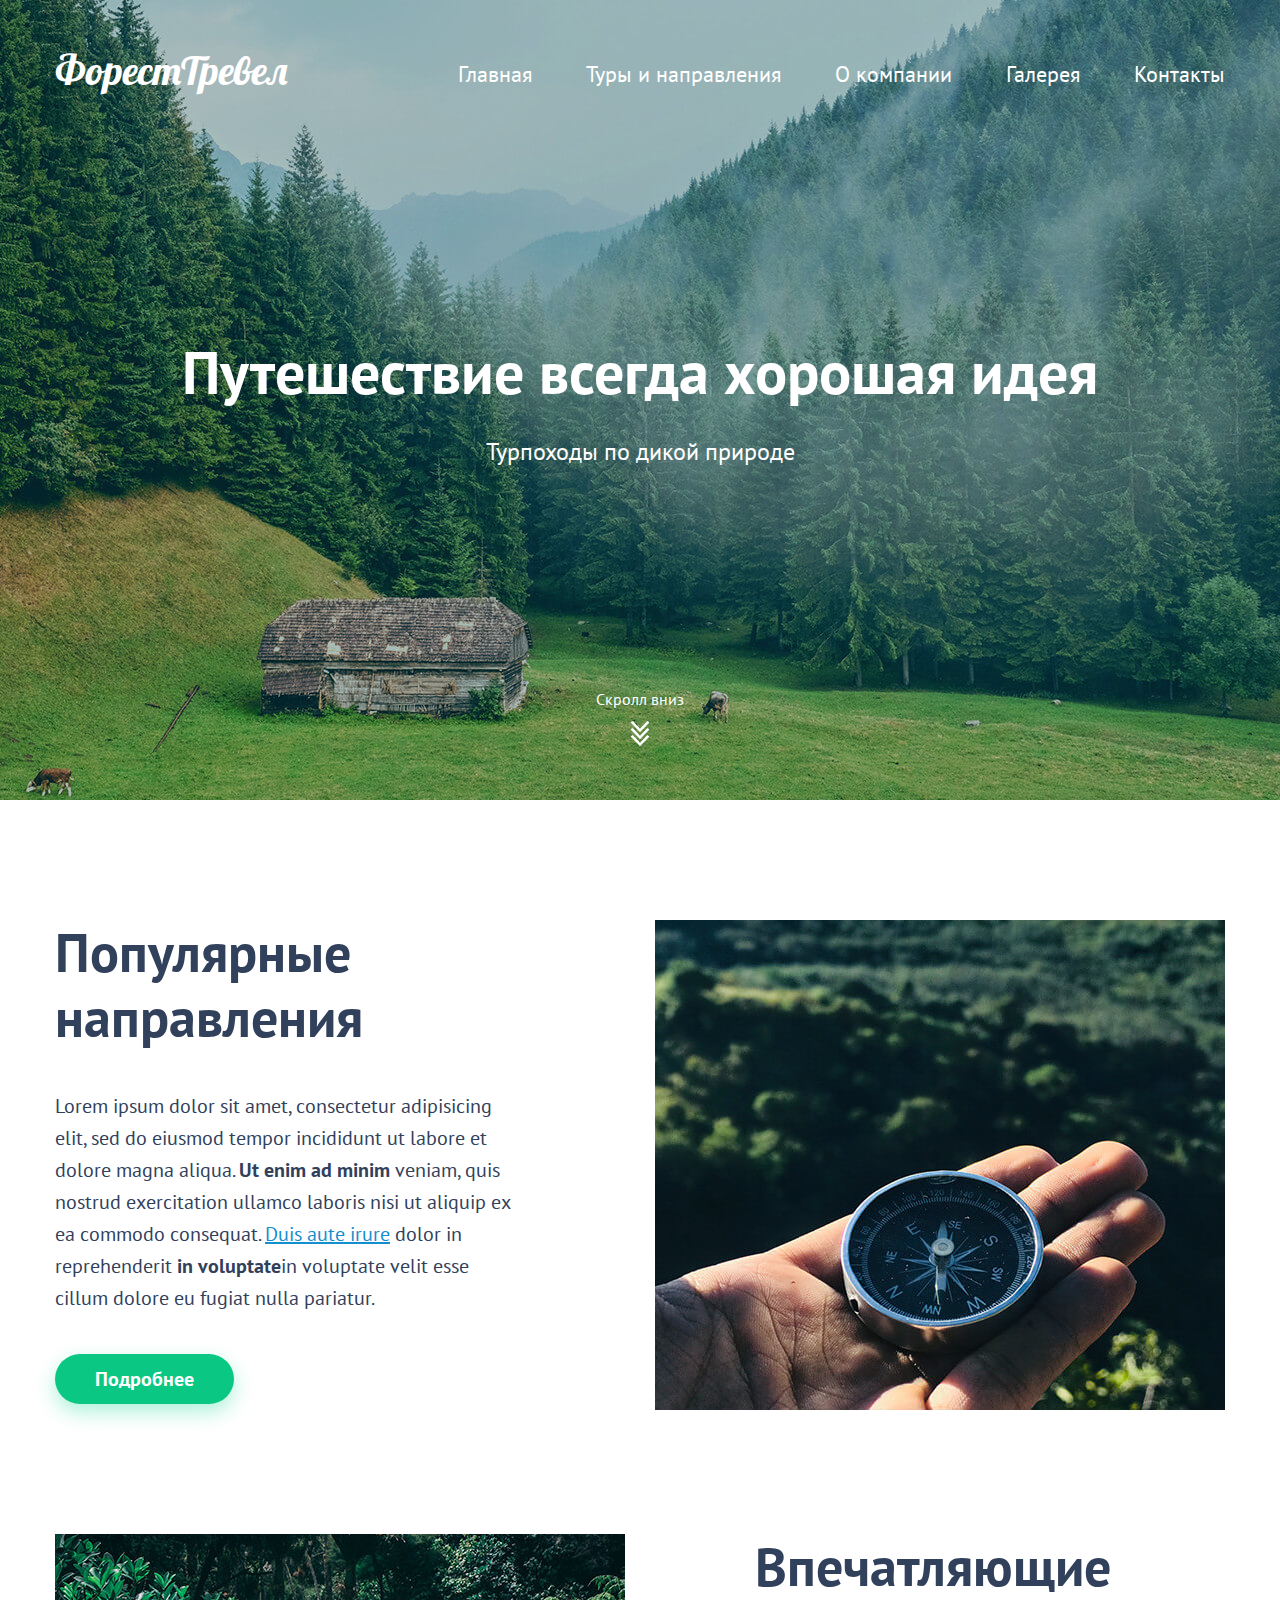
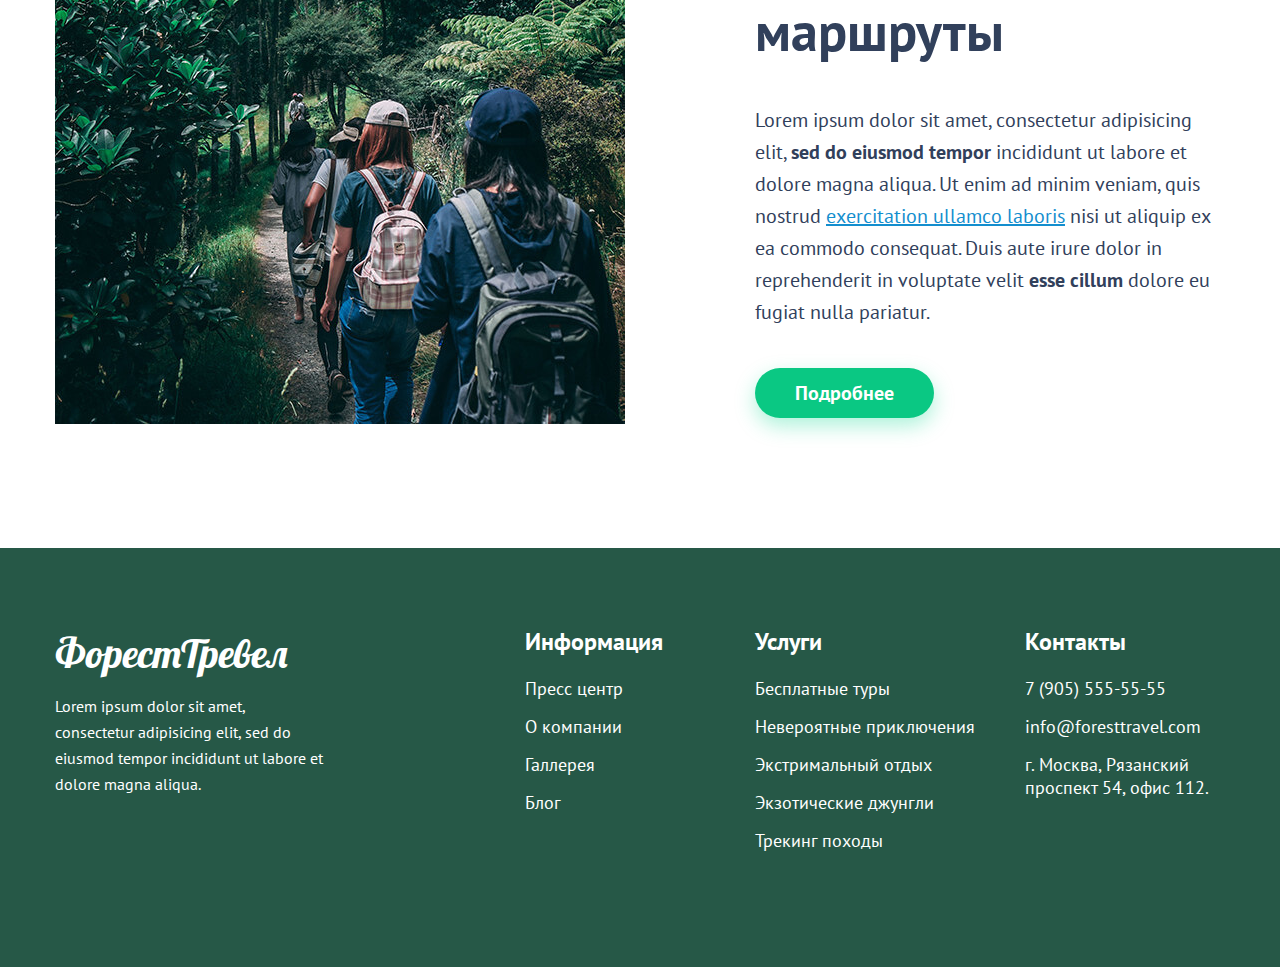
<file: docs/index.html>
<!DOCTYPE html>
<html lang="ru">
<head>
    <meta charset="UTF-8">
    <meta name="viewport" content="width=device-width, initial-scale=1.0">
    <meta http-equiv="X-UA-Compatible" content="ie=edge">
    <link rel="stylesheet" href="css/main.css">
    <link href="https://fonts.googleapis.com/css?family=Lobster|PT+Sans:400,400i,700,700i&display=swap&subset=cyrillic-ext" rel="stylesheet">
    <title>Форест тревел - Турпоходы по дикой природе</title>
</head>
<body>
	<!-- header -->
	<header class="header">
		<div class="container">
			<div class="logo"><a href="" class="logo-link">ФорестТревел</a></div>
			<nav class="navigation">
				<a href="index.html" class="navigation-link">Главная</a>
				<a href="tours.html" class="navigation-link">Туры и направления</a>
				<a href="#" class="navigation-link">О компании</a>
				<a href="#" class="navigation-link">Галерея</a>
				<a href="contacts.html" class="navigation-link">Контакты</a>
			</nav>
			<div class="header-content">
				<h2 class="header-title">Путешествие всегда хорошая идея</h2 class="title">
				<h3 class="header-subtitle">Турпоходы по дикой природе</h3>
			</div>
			<div class="header-scroll">
				<div class="header-scroll-text">Скролл вниз</div>
				<img src="./img/arrow-down.png" alt="Scroll icon">
			</div>
		</div>
	</header>
	<!-- //header -->
	 
	<!-- section-content -->
	<section class="section-content">
		<div class="container">
			<!-- content-row -->
			<div class="content-row">
				<div class="content-description float-left">
					<h3 class="content-title">Популярные направления</h3>
					<div class="content-text">
						<p>Lorem ipsum dolor sit amet, consectetur adipisicing elit, sed do eiusmod tempor incididunt ut labore et dolore magna aliqua. <strong>Ut enim ad minim</strong> veniam, quis nostrud exercitation ullamco laboris nisi ut aliquip ex ea commodo consequat. <a href="#">Duis aute irure</a> dolor in reprehenderit <strong>in voluptate</strong>in voluptate velit esse cillum dolore eu fugiat nulla pariatur. </p>
					</div>	
					<a href="#" class="button">Подробнее</a> 
				</div>
				<div class="content-img float-right">
					<img src="./img/img-01.jpg" alt="">
				</div>
			</div>
			<!-- //content-row -->
			<!-- content-row -->
			<div class="content-row">
				<div class="content-img float-left">
					<img src="./img/img-02.jpg" alt="">
				</div>
				<div class="content-description float-right">
					<h3 class="content-title">Впечатляющие маршруты</h3>
					<div class="content-text">
						<p>Lorem ipsum dolor sit amet, consectetur adipisicing elit, <strong>sed do eiusmod tempor</strong> incididunt ut labore et dolore magna aliqua. Ut enim ad minim veniam, quis nostrud <a href="#">exercitation ullamco laboris</a> nisi ut aliquip ex ea commodo consequat. Duis aute irure dolor in reprehenderit in voluptate velit <strong>esse cillum</strong> dolore eu fugiat nulla pariatur.</p>
					</div>
				    <a href="#" class="button">Подробнее</a> 	
				</div>
			</div>
			<!-- //content-row -->
		</div>
	</section>
	<!-- //section-content -->

	<!-- footer -->
	<footer class="footer">
		<div class="container">
			<!-- footer-left -->
			<div class="footer-left">
				<div class="footer-logo">ФорестТревел</div>	
				<div class="footer-about">				
					Lorem ipsum dolor sit amet, consectetur adipisicing elit, sed do eiusmod tempor incididunt ut labore et dolore magna aliqua.
				</div>
			</div>
			<!-- //footer-left -->
			<!-- footer-right -->
			<div class="footer-right">
				<div class="footer-col footer-col-info">
					<div class="foter-title">Информация</div>
					<ul class="footer-list">
						<li class="footer-list-item">
							<a href="#" class="footer-list-link">Пресс центр</a>
						</li>
						<li class="footer-list-item">
							<a href="#" class="footer-list-link">О компании</a>
						</li>
						<li class="footer-list-item">
							<a href="#" class="footer-list-link">Галлерея</a>
						</li>
						<li class="footer-list-item">
							<a href="#" class="footer-list-link">Блог</a>
						</li>
					</ul>
				</div>
				<div class="footer-col footer-col-services">
					<div class="foter-title">Услуги</div>
					<ul class="footer-list">
						<li class="footer-list-item">
							<a href="#" class="footer-list-link">Бесплатные туры</a></li>
						<li class="footer-list-item">
							<a href="#" class="footer-list-link">Невероятные приключения</a>
						</li>
						<li class="footer-list-item">
							<a href="#" class="footer-list-link">Экстримальный отдых</a>
						</li>
						<li class="footer-list-item">
							<a href="#" class="footer-list-link">Экзотические джунгли</a>
						</li>
						<li class="footer-list-item">
							<a href="#" class="footer-list-link">Трекинг походы</a>
						</li>
					</ul>
				</div>
				<div class="footer-col footer-col-contact">
					<div class="foter-title">Контакты</div>
					<p>7 (905) 555-55-55</p>
					<p>info@foresttravel.com</p>
					<p>г. Москва, Рязанский проспект 54, офис 112.</p>
				</div>
			</div>
			<!-- //footer-right -->
		</div>
	</footer>
	<!-- //footer -->
</body>
</html>
</file>
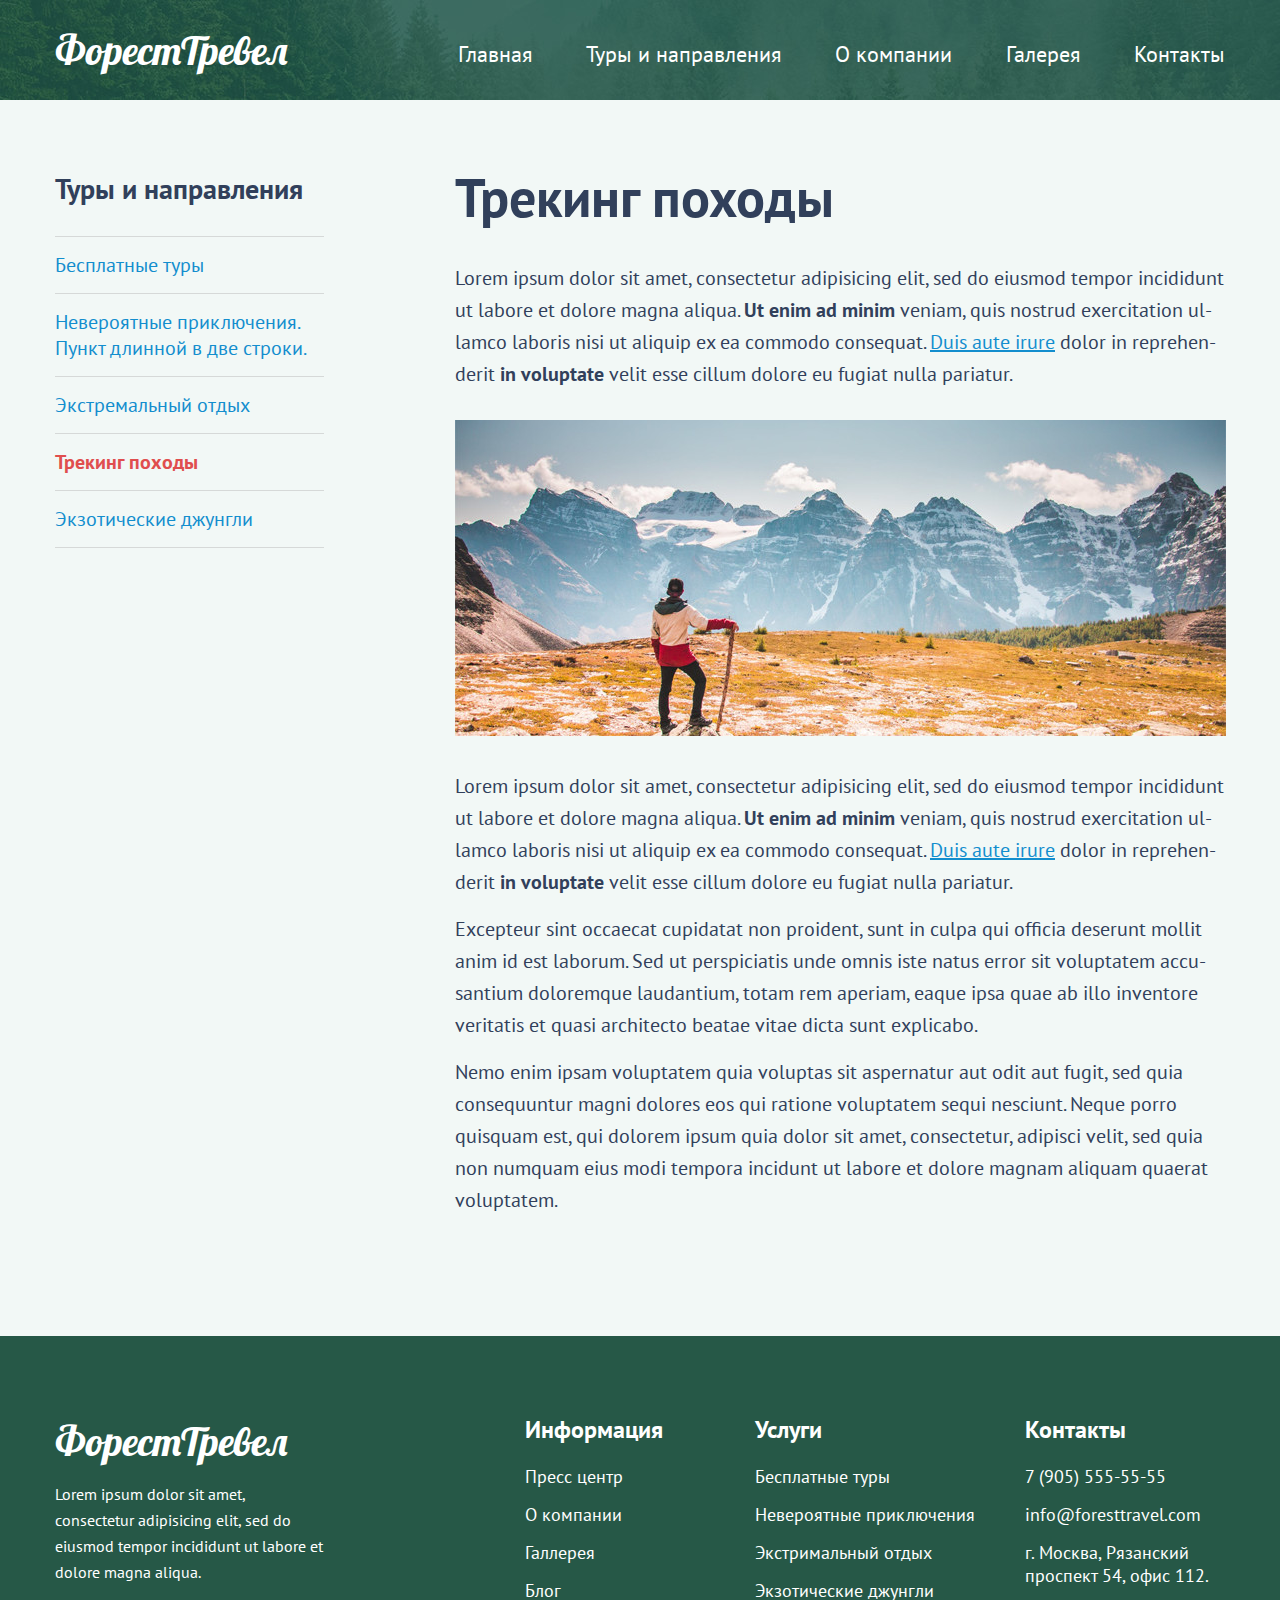
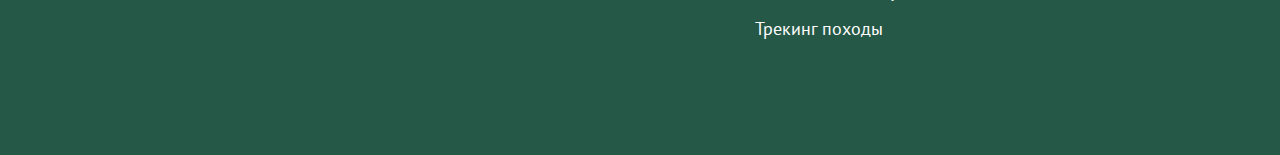
<file: docs/article.html>
<!DOCTYPE html>
<html lang="en">
<head>
    <meta charset="UTF-8">
    <meta name="viewport" content="width=device-width, initial-scale=1.0">
    <meta http-equiv="X-UA-Compatible" content="ie=edge">
    <link rel="stylesheet" href="css/main.css">
    <link href="https://fonts.googleapis.com/css?family=Lobster|PT+Sans:400,400i,700,700i&display=swap&subset=cyrillic-ext" rel="stylesheet">
    <title>Форест тревел - Турпоходы по дикой природе</title>
</head>
<body class="bg-inner">

	<!-- header-inner -->
	<header class="header-inner">
		<div class="container">
			<div class="logo"><a href="index.html" class="logo-link">ФорестТревел</a></div>
			<nav class="navigation">
				<a href="index.html" class="navigation-link">Главная</a>
				<a href="tours.html" class="navigation-link">Туры и направления</a>
				<a href="#" class="navigation-link">О компании</a>
				<a href="#" class="navigation-link">Галерея</a>
				<a href="contacts.html" class="navigation-link">Контакты</a>
			</nav>
		</div>
	</header>
	<!-- //header-inner -->

	<!-- section-content-inner -->
	<section class="section-content-inner">
		<div class="container">
			<!-- row -->
			<div class="row">
				<nav class="nav-wrapper float-left">
					<h3 class="nav-title">Туры и направления</h3>
					<ul class="nav">
						<li class="nav-item"><a class="nav-link" href="#">Бесплатные туры</a></li>
						<li class="nav-item"><a class="nav-link" href="#">Невероятные приключения. Пункт длинной в две строки.</a></li>
						<li class="nav-item"><a class="nav-link" href="#">Экстремальный отдых</a></li>
						<li class="nav-item"><a class="nav-link nav-link-active" href="#">Трекинг походы</a></li>
						<li class="nav-item"><a class="nav-link" href="#">Экзотические джунгли</a></li>
					</ul>
				</nav>

				<div class="article-wrapper float-right">
					<h1 class="article-title">Трекинг походы</h1>
					<div class="article-content">

						<p>Lorem ipsum dolor sit amet, consectetur adipisicing elit, sed do eiusmod tempor incididunt ut labore et dolore magna aliqua. <strong>Ut enim ad minim</strong> veniam, quis nostrud exercitation ullamco laboris nisi ut aliquip ex ea commodo consequat. <a href="#">Duis aute irure</a> dolor in reprehenderit <strong>in voluptate</strong> velit esse cillum dolore eu fugiat nulla pariatur. </p>
					
						<div class="article-image"><img src="./img/article-img.jpg" alt="Трекинг походы"></div>

						<p>Lorem ipsum dolor sit amet, consectetur adipisicing elit, sed do eiusmod tempor incididunt ut labore et dolore magna aliqua. <strong>Ut enim ad minim</strong> veniam, quis nostrud exercitation ullamco laboris nisi ut aliquip ex ea commodo consequat. <a href="#">Duis aute irure</a> dolor in reprehenderit <strong>in voluptate</strong> velit esse cillum dolore eu fugiat nulla pariatur. </p>

						<p>Excepteur sint occaecat cupidatat non proident, sunt in culpa qui officia deserunt mollit anim id est laborum. Sed ut perspiciatis unde omnis iste natus error sit voluptatem accusantium doloremque laudantium, totam rem aperiam, eaque ipsa quae ab illo inventore veritatis et quasi architecto beatae vitae dicta sunt explicabo. </p>

						<p>Nemo enim ipsam voluptatem quia voluptas sit aspernatur aut odit aut fugit, sed quia consequuntur magni dolores eos qui ratione voluptatem sequi nesciunt. Neque porro quisquam est, qui dolorem ipsum quia dolor sit amet, consectetur, adipisci velit, sed quia non numquam eius modi tempora incidunt ut labore et dolore magnam aliquam quaerat voluptatem.</p>

					</div>				 
				</div>
			</div>
			<!-- //row -->
		</div>
	</section>
	<!-- //section-content-inner -->

	<!-- footer -->
	<footer class="footer">
		<div class="container">
			<!-- footer-left -->
			<div class="footer-left">
				<div class="footer-logo">ФорестТревел</div>	
				<div class="footer-about">				
					Lorem ipsum dolor sit amet, consectetur adipisicing elit, sed do eiusmod tempor incididunt ut labore et dolore magna aliqua.
				</div>
			</div>
			<!-- //footer-left -->
			<!-- footer-right -->
			<div class="footer-right">
				<div class="footer-col footer-col-info">
					<div class="foter-title">Информация</div>
					<ul class="footer-list">
						<li class="footer-list-item">
							<a href="#" class="footer-list-link">Пресс центр</a>
						</li>
						<li class="footer-list-item">
							<a href="#" class="footer-list-link">О компании</a>
						</li>
						<li class="footer-list-item">
							<a href="#" class="footer-list-link">Галлерея</a>
						</li>
						<li class="footer-list-item">
							<a href="#" class="footer-list-link">Блог</a>
						</li>
					</ul>
				</div>
				<div class="footer-col footer-col-services">
					<div class="foter-title">Услуги</div>
					<ul class="footer-list">
						<li class="footer-list-item">
							<a href="#" class="footer-list-link">Бесплатные туры</a></li>
						<li class="footer-list-item">
							<a href="#" class="footer-list-link">Невероятные приключения</a>
						</li>
						<li class="footer-list-item">
							<a href="#" class="footer-list-link">Экстримальный отдых</a>
						</li>
						<li class="footer-list-item">
							<a href="#" class="footer-list-link">Экзотические джунгли</a>
						</li>
						<li class="footer-list-item">
							<a href="#" class="footer-list-link">Трекинг походы</a>
						</li>
					</ul>
				</div>
				<div class="footer-col footer-col-contact">
					<div class="foter-title">Контакты</div>
					<p>7 (905) 555-55-55</p>
					<p>info@foresttravel.com</p>
					<p>г. Москва, Рязанский проспект 54, офис 112.</p>
				</div>
			</div>
			<!-- //footer-right -->
		</div>
	</footer>
	<!-- //footer -->
</body>
</html>
</file>
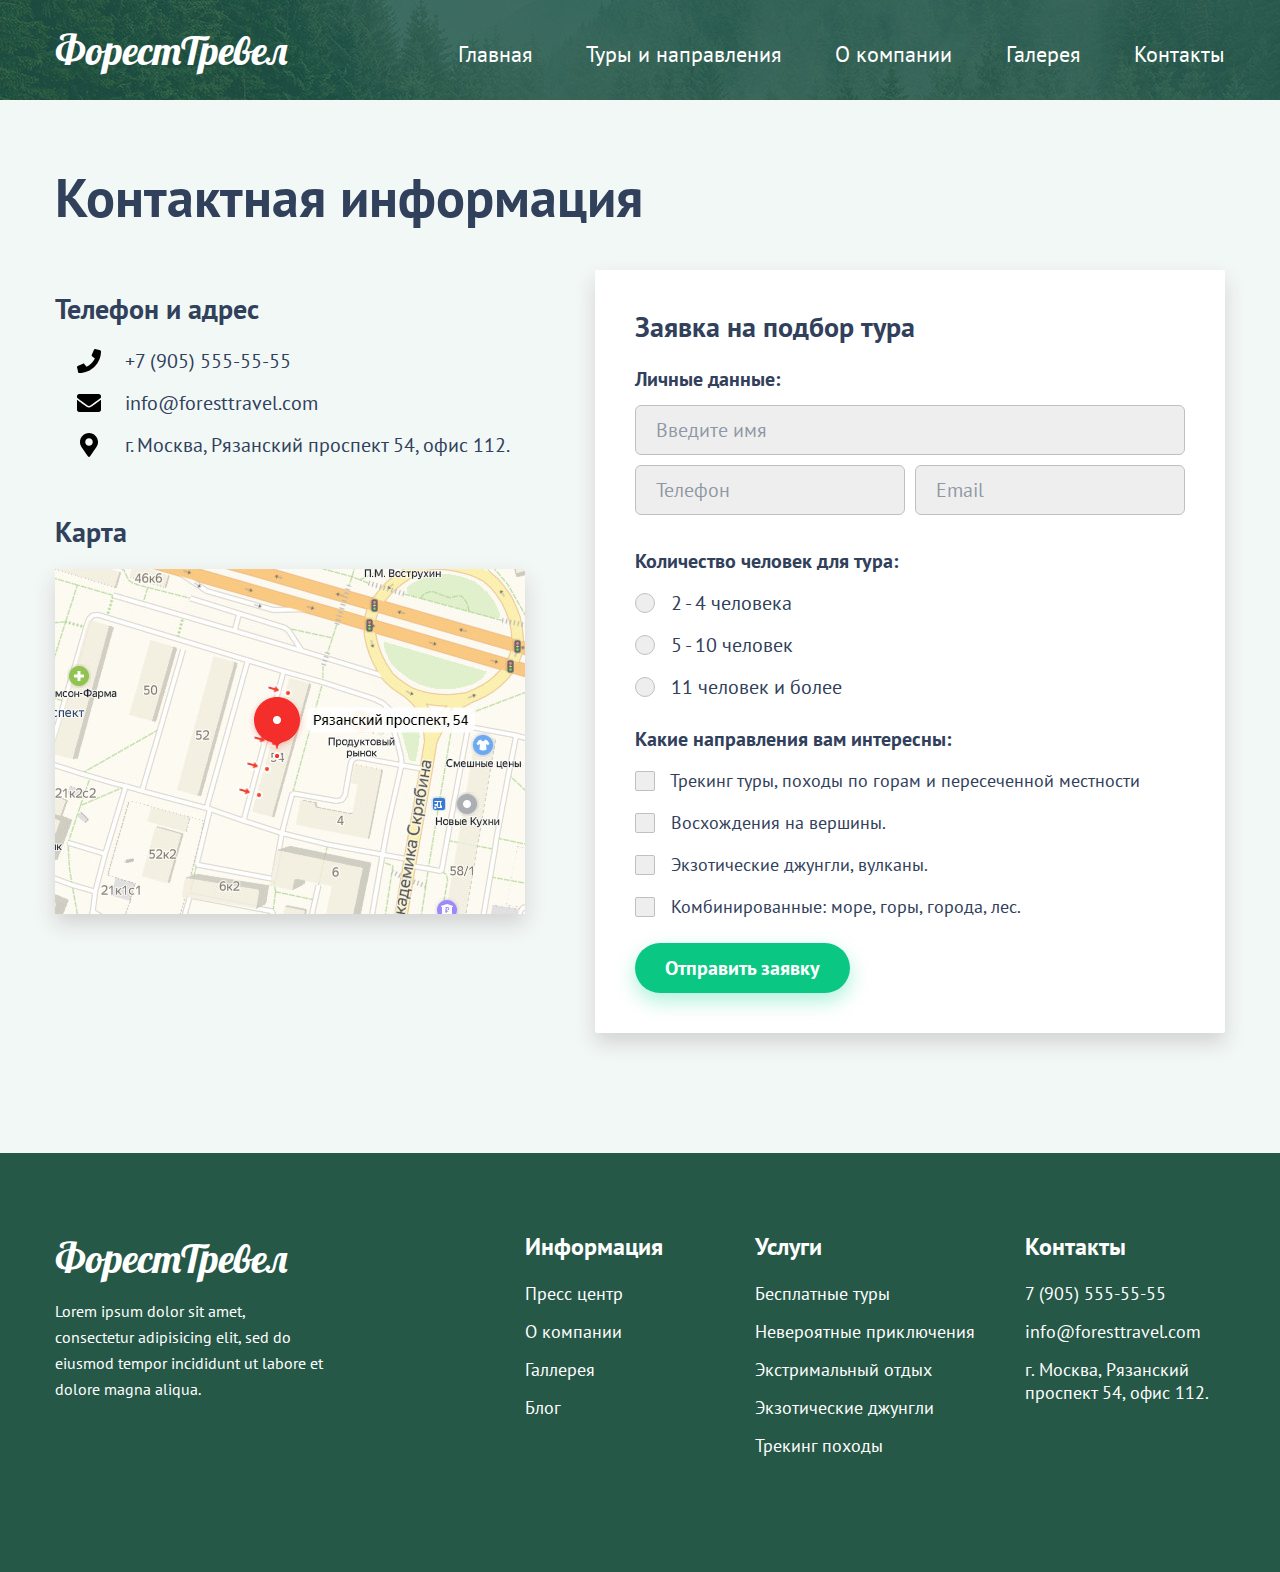
<file: docs/contacts.html>
<!DOCTYPE html>
<html lang="ru">
<head>
    <meta charset="UTF-8">
    <meta name="viewport" content="width=device-width, initial-scale=1.0">
    <meta http-equiv="X-UA-Compatible" content="ie=edge">
    <link rel="stylesheet" href="css/main.css">
    <link href="https://fonts.googleapis.com/css?family=Lobster|PT+Sans:400,400i,700,700i&display=swap&subset=cyrillic-ext" rel="stylesheet">
    <title>Форест тревел - Турпоходы по дикой природе</title>
</head>
<body class="bg-inner">

	<!-- header-inner -->
	<header class="header-inner">
		<div class="container">
			<div class="logo"><a href="index.html" class="logo-link">ФорестТревел</a></div>
			<nav class="navigation">
				<a href="index.html" class="navigation-link">Главная</a>
				<a href="tours.html" class="navigation-link">Туры и направления</a>
				<a href="#" class="navigation-link">О компании</a>
				<a href="#" class="navigation-link">Галерея</a>
				<a href="contacts.html" class="navigation-link">Контакты</a>
			</nav>
		</div>
	</header>
	<!-- //header-inner -->

	<!-- section-content-inner -->
	<section class="section-content-inner">
		<div class="container">
			<!-- row -->
			<div class="row">
				<h1 class="content-title">Контактная информация</h1>
				<!-- Адрес -->
				<div class="contacts-address">
					<h3 class="title-medium">Телефон и адрес</h3>
					<ul class="contacts-list">
						<li class="contacts-list-item contacts-list-item-phone">+7 (905) 555-55-55</li>
						<li class="contacts-list-item contacts-list-item-email">info@foresttravel.com</li>
						<li class="contacts-list-item contacts-list-item-address">г. Москва, Рязанский проспект 54, офис 112.</li>
					</ul>
					<h3 class="title-medium">Карта</h3>
					<div class="map-holder">
						<img src="./img/map.jpg" alt="Карта">
					</div>
				</div>
				<!-- //Адрес -->
				<!-- Форма обратной связи -->
				<div class="contact-form">
					<div class="form">
						<h3 class="title-medium">Заявка на подбор тура</h3>

						<!-- form-group INPUT -->
						<div class="form-group">
							<h4 class="title-micro">Личные данные:</h4>
							<input class="input" type="text" placeholder="Введите имя">
							<div class="row">
								<div class="form-col-50">
									<input class="input" type="text" placeholder="Телефон">
								</div>
								<div class="form-col-50">
									<input  class="input" type="text" placeholder="Email">
								</div>
							</div>
						</div>
						<!-- //form-group INPUT-->

						<!-- form-group RADIO -->
						<div class="form-group">
							<h4 class="title-micro">Количество человек для тура:</h4>

							<label class="label-radio">
								<input class="radio-real" type="radio" name="people-number">
								<div class="radio-custom"></div>
								2 - 4 человека
							</label>
	
							<label class="label-radio">
								<input class="radio-real" type="radio" name="people-number">
								<div class="radio-custom"></div>
								5 - 10 человек
							</label>  
	
							<label class="label-radio">
								<input class="radio-real" type="radio" name="people-number">
								<div class="radio-custom"></div>
								11 человек и более
							</label> 
						</div>
						<!-- //form-group RADIO-->

						<!-- form-group CHECKBOX-->
						<div class="form-group">
							<h4 class="title-micro">Какие направления вам интересны:</h4>
							
							<label class="label-checkbox">
								<input class="checkbox-real" type="checkbox">
								<div class="checkbox-custom"></div>
								Трекинг туры, походы по горам и пересеченной местности
							</label>

							<label class="label-checkbox">
								<input class="checkbox-real" type="checkbox">
								<div class="checkbox-custom"></div>
								Восхождения на вершины.
							</label>

							<label class="label-checkbox">
								<input class="checkbox-real" type="checkbox">
								<div class="checkbox-custom"></div>
								Экзотические джунгли, вулканы.
							</label>

							<label class="label-checkbox">
								<input class="checkbox-real" type="checkbox">
								<div class="checkbox-custom"></div>
								Комбинированные: море, горы, города, лес.
							</label>

						</div>
						<!-- //form-group CHECKBOX-->	
																  
						<input class="button button-form" type="submit" value="Отправить заявку">
					</div>
				</div>
				<!-- //Форма обратной связи -->
			</div>
			<!-- //row -->
		</div>
	</section>
	<!-- //section-content-inner -->

	<!-- footer -->
	<footer class="footer">
		<div class="container">
			<!-- footer-left -->
			<div class="footer-left">
				<div class="footer-logo">ФорестТревел</div>	
				<div class="footer-about">				
					Lorem ipsum dolor sit amet, consectetur adipisicing elit, sed do eiusmod tempor incididunt ut labore et dolore magna aliqua.
				</div>
			</div>
			<!-- //footer-left -->
			<!-- footer-right -->
			<div class="footer-right">
				<div class="footer-col footer-col-info">
					<div class="foter-title">Информация</div>
					<ul class="footer-list">
						<li class="footer-list-item">
							<a href="#" class="footer-list-link">Пресс центр</a>
						</li>
						<li class="footer-list-item">
							<a href="#" class="footer-list-link">О компании</a>
						</li>
						<li class="footer-list-item">
							<a href="#" class="footer-list-link">Галлерея</a>
						</li>
						<li class="footer-list-item">
							<a href="#" class="footer-list-link">Блог</a>
						</li>
					</ul>
				</div>
				<div class="footer-col footer-col-services">
					<div class="foter-title">Услуги</div>
					<ul class="footer-list">
						<li class="footer-list-item">
							<a href="#" class="footer-list-link">Бесплатные туры</a></li>
						<li class="footer-list-item">
							<a href="#" class="footer-list-link">Невероятные приключения</a>
						</li>
						<li class="footer-list-item">
							<a href="#" class="footer-list-link">Экстримальный отдых</a>
						</li>
						<li class="footer-list-item">
							<a href="#" class="footer-list-link">Экзотические джунгли</a>
						</li>
						<li class="footer-list-item">
							<a href="#" class="footer-list-link">Трекинг походы</a>
						</li>
					</ul>
				</div>
				<div class="footer-col footer-col-contact">
					<div class="foter-title">Контакты</div>
					<p>7 (905) 555-55-55</p>
					<p>info@foresttravel.com</p>
					<p>г. Москва, Рязанский проспект 54, офис 112.</p>
				</div>
			</div>
			<!-- //footer-right -->
		</div>
	</footer>
	<!-- //footer -->
</body>
</html>
</file>
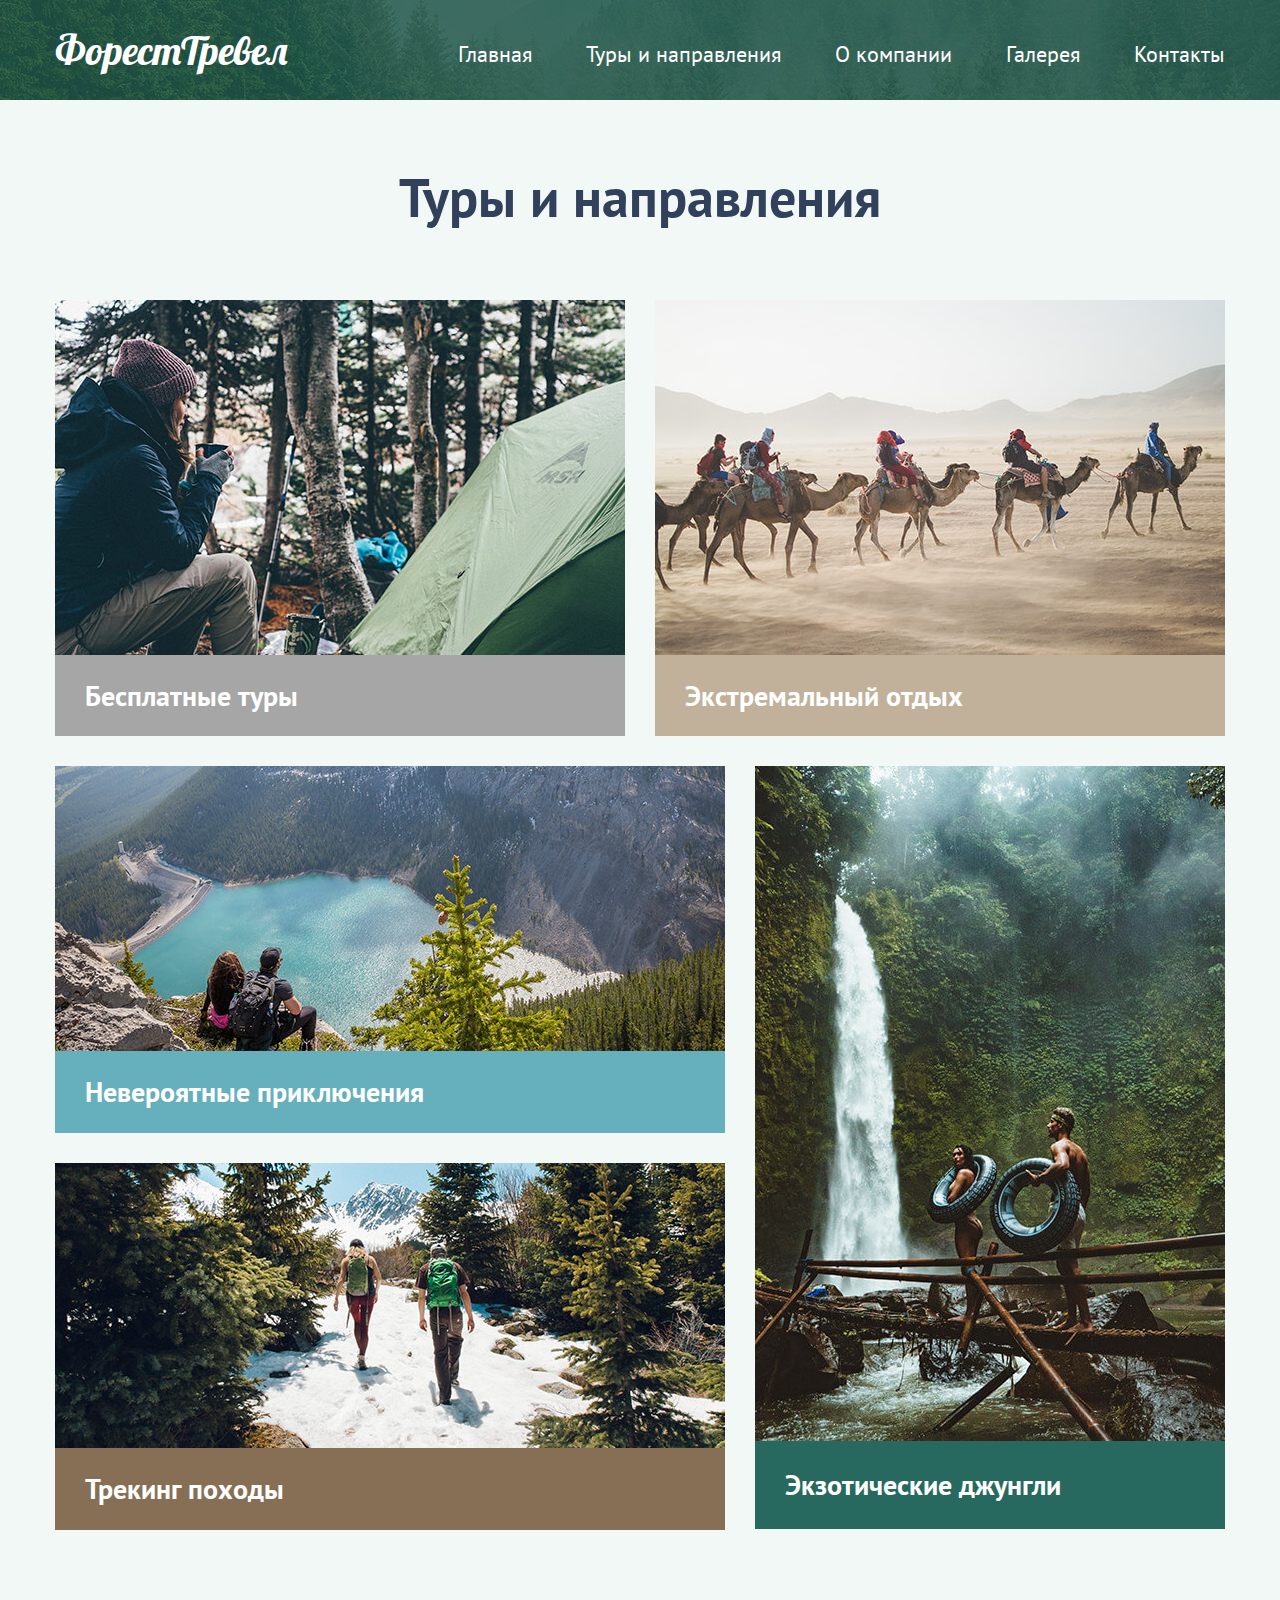
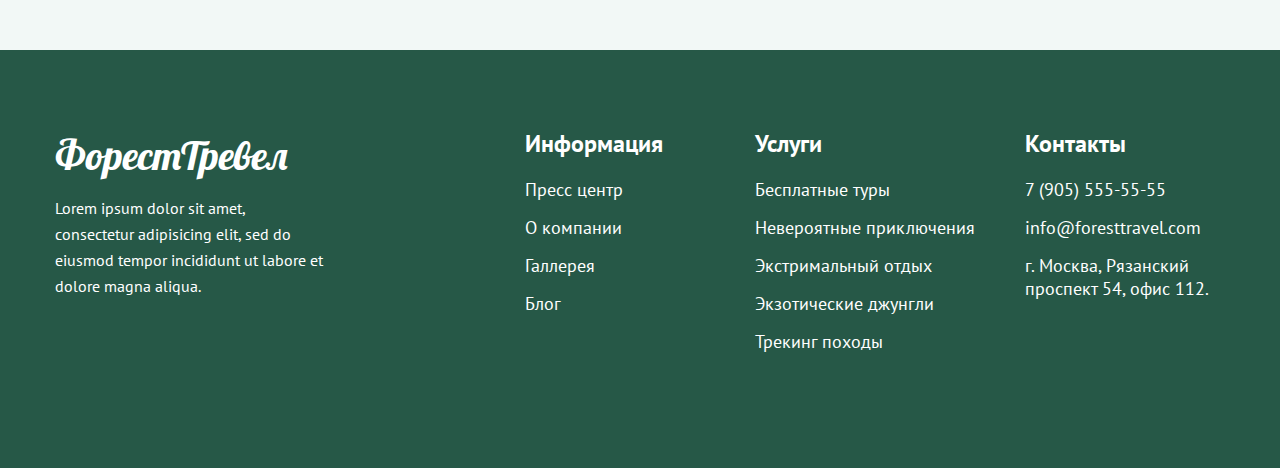
<file: docs/tours.html>
<!DOCTYPE html>
<html lang="ru">
<head>
    <meta charset="UTF-8">
    <meta name="viewport" content="width=device-width, initial-scale=1.0">
    <meta http-equiv="X-UA-Compatible" content="ie=edge">
    <link rel="stylesheet" href="css/main.css">
    <link href="https://fonts.googleapis.com/css?family=Lobster|PT+Sans:400,400i,700,700i&display=swap&subset=cyrillic-ext" rel="stylesheet">
    <title>Форест тревел - Турпоходы по дикой природе</title>
</head>
<body class="bg-inner">

	<!-- header-inner -->
	<header class="header-inner">
		<div class="container">
			<div class="logo"><a href="index.html" class="logo-link">ФорестТревел</a></div>
			<nav class="navigation">
				<a href="index.html" class="navigation-link">Главная</a>
				<a href="tours.html" class="navigation-link">Туры и направления</a>
				<a href="#" class="navigation-link">О компании</a>
				<a href="#" class="navigation-link">Галерея</a>
				<a href="contacts.html" class="navigation-link">Контакты</a>
			</nav>
		</div>
	</header>
	<!-- //header-inner -->
    <!-- section-content-inner -->
    <div class="section-content-inner">
        <div class="container">
            <h1 class="info-title">Туры и направления</h1>
            <!-- info-row -->  
            <div class="info-row">
                <!-- info-col -->
                <div class="info-col float-left">
                    <div class="info-card">
                        <img class="info-card-img" src="./img/tour-01.jpg" alt="Бесплатные туры">
                        <a class="info-link info-link-gray" href="#">Бесплатные туры</a>
                    </div>
                </div>
                <!-- //info-col -->
                <!-- info-col -->
                <div class="info-col float-right">
                    <div class="info-card">
                        <img class="info-card-img" src="./img/tour-02.jpg" alt="Экстремальный отдых">
                        <a class="info-link info-link-beige" href="#">Экстремальный отдых</a>
                    </div>	
                </div>
                <!-- //info-col -->
            </div>
            <!-- //info-row --> 

            <!-- info-row --> 
            <div class="info-row">
                <!-- info-col-wide -->
                <div class="info-col-wide float-left">

                    <div class="info-card info-card-wide">
                        <img class="info-card-img" src="./img/tour-03.jpg" alt="Невероятные приключения">
                        <a class="info-link info-link-blue" href="#">Невероятные приключения</a>
                    </div>
                    
                    <div class="info-card info-card-wide">
                        <img class="info-card-img" src="./img/tour-04.jpg" alt="Трекинг походы">
                        <a class="info-link info-link-brown" href="article.html">Трекинг походы</a>
                    </div>
                    
                </div>
                <!-- //info-col-wide -->
                <!-- info-col-tight -->
                <div class="info-col-tight float-right">

                    <div class="info-card">
                        <img class="info-card-img" src="./img/tour-05.jpg" alt="Экзотические джунгли">
                        <a class="info-link info-link-green" href="#">Экзотические джунгли</a>
                    </div>

                </div>
                <!-- //info-col-tight -->
            </div>
            <!-- //info-row --> 
        </div>
    </div>
    <!-- //section-content-inner -->

	<!-- footer -->
	<footer class="footer">
		<div class="container">
			<!-- footer-left -->
			<div class="footer-left">
				<div class="footer-logo">ФорестТревел</div>	
				<div class="footer-about">				
					Lorem ipsum dolor sit amet, consectetur adipisicing elit, sed do eiusmod tempor incididunt ut labore et dolore magna aliqua.
				</div>
			</div>
			<!-- //footer-left -->
			<!-- footer-right -->
			<div class="footer-right">
				<div class="footer-col footer-col-info">
					<div class="foter-title">Информация</div>
					<ul class="footer-list">
						<li class="footer-list-item">
							<a href="#" class="footer-list-link">Пресс центр</a>
						</li>
						<li class="footer-list-item">
							<a href="#" class="footer-list-link">О компании</a>
						</li>
						<li class="footer-list-item">
							<a href="#" class="footer-list-link">Галлерея</a>
						</li>
						<li class="footer-list-item">
							<a href="#" class="footer-list-link">Блог</a>
						</li>
					</ul>
				</div>
				<div class="footer-col footer-col-services">
					<div class="foter-title">Услуги</div>
					<ul class="footer-list">
						<li class="footer-list-item">
							<a href="#" class="footer-list-link">Бесплатные туры</a></li>
						<li class="footer-list-item">
							<a href="#" class="footer-list-link">Невероятные приключения</a>
						</li>
						<li class="footer-list-item">
							<a href="#" class="footer-list-link">Экстримальный отдых</a>
						</li>
						<li class="footer-list-item">
							<a href="#" class="footer-list-link">Экзотические джунгли</a>
						</li>
						<li class="footer-list-item">
							<a href="#" class="footer-list-link">Трекинг походы</a>
						</li>
					</ul>
				</div>
				<div class="footer-col footer-col-contact">
					<div class="foter-title">Контакты</div>
					<p>7 (905) 555-55-55</p>
					<p>info@foresttravel.com</p>
					<p>г. Москва, Рязанский проспект 54, офис 112.</p>
				</div>
			</div>
			<!-- //footer-right -->
		</div>
	</footer>
	<!-- //footer -->
</body>
</html>
</file>
<file: docs/css/main.css>
.none{
     display: none;
 }

 *{
    box-sizing: border-box;
}

body, html{
    height: 100%;
}

body{
    margin: 0;
    font-family: 'PT Sans', sans-serif;
    color: #31405b;
}

.container{
    margin-left: auto;
    margin-right: auto;
    width: 1170px;
}

.container::after{
    content: "";
    display: table;
    clear: both;
}

.row::after{
    content: "";
    display: table;
    clear: both;
}

.float-left{
    float: left;
}

.float-right{
    float: right;   
}

.bg-inner{
    background-color: #f2f8f6;
}

.title-medium{
    margin: 0;
    margin-bottom: 20px;
    font-size: 28px;
    line-height: 1.2;
    font-weight: 700;
    color: #31405b;
} 

.title-micro{
    margin: 0;
    margin-bottom: 10px;
    font-size: 20px;
    line-height: 1.6;
    font-weight: 700;
    color: #31405b;    
}

.button{
    display: inline-block; 

    padding-top: 10px;
    padding-bottom: 10px;
    padding-left: 40px;
    padding-right: 40px;

    border: none;
    border-radius: 50px;
    text-decoration: none;
    background-color: #0ac883;
    box-shadow: 0px 8px 20px 0px rgba(24, 219, 148, 0.35);
    
    font-size: 20px;
    line-height: 1.5;
    font-weight: 700;
    color: #fff;

    transition: all 0.2s ease-in;

    cursor: pointer;
}

.button:hover{  
    outline: none;
    background-color: #0ac883;
    background-image: linear-gradient(to top, #265847 0%, #0ac883 100%);
}

.button:focus{
    outline: none;
    box-shadow: 0px 0px 15px 0px  rgba(42, 183, 152, 0.7);
}

.button-form{
    padding-left: 30px;
    padding-right: 30px;
    font-family: 'PT Sans', sans-serif;    
} 
/* ----------------------------------------HEADER---------------------------------------- */
.header{
    position: relative;

    height: 800px;
    padding-top: 45px;

    background-color: #1a4f27;
    background-image: url(../img/header-bg.jpg);
    background-position: center;
    background-repeat: no-repeat;
    background-size: cover;

    color: #fff;
}

.logo{
    float: left;
    width: 280px;
    font-family: 'Lobster', cursive;
    font-size: 40px;
}

.logo-link{
    text-decoration: none;
    color: #fff;
}

.navigation{
    float: right;
    width: 870px;
    padding-top: 15px;
    text-align: right;
}

.navigation-link{
    display: inline-block;
    margin-right: 50px;
    text-decoration: none;
    font-size: 22px;
    font-weight: 400;
    color: #fff;
}

.navigation-link:last-child{
    margin-right: 0px;
}

.navigation-link:hover{
    text-decoration: underline;
}

.header-content{
    position: absolute;
    top: 50%;
    left: 50%;
    transform: translate(-50%, -50%);
    width: 1170px;
    text-align: center;
}

.header-title{
    margin: 0;
    margin-bottom: 25px;
    font-size: 60px;
    font-weight: 700;
}

.header-subtitle{
    margin: 0;
    font-size: 24px;
    font-weight: 400;
}

.header-scroll{
    position: absolute;
    left: 50%;
    bottom: 50px;
    transform: translateX(-50%);
    text-align: center;
}

.header-scroll-text{
    margin-bottom: 12px;
    font-size: 16px;
    font-weight: 400;
}
/* ----------------------------------------HEADER INNER---------------------------------------- */
.header-inner{
    padding-top: 25px;
    padding-bottom: 25px;
    background-image: url("../img/header-inner-bg.jpg");
    background-repeat: no-repeat;
    background-size: cover;
    background-position: center;
}
/* ----------------------------------------SECTION-CONTENT---------------------------------------- */
.section-content{
    padding-top: 120px;
    padding-bottom: 120px;
}

.content-row{
    margin-bottom: 120px;
}

.content-row:last-child{
    margin-bottom: 0;
}

.content-row::after{
    content: "";
    display: table;
    clear: both;
}

.content-description{
    width: 470px;
}

.content-title{
    margin: 0;
    margin-bottom: 40px;
    font-size: 54px;
    line-height: 1.2;
    font-weight: 700;
    color: #31405b;
}

.content-text{
    margin-bottom: 40px;
}

.content-text p{
    margin: 0;
    margin-bottom: 15px;
    font-size: 20px;
    line-height: 1.6;
    font-weight: 400;
    color: #31405b;
} 

.content-text p:last-child{
    margin: 0;
}

.content-text a{
    color: #138ece;
} 

.content-img{
    width: 570px;
}
/* ----------------------------------------SECTION-CONTENT-INNER---------------------------------------- */
.section-content-inner{
    padding-top: 65px;
    padding-bottom: 120px;
}
/* ----------------------------------------CONTACTS---------------------------------------- */
.contacts-address{
    float: left;
    width: 470px;
    padding-top: 22px;
}

.contact-form{
    float: right;
    width: 630px;
}

.contacts-list{
    margin: 0;
    margin-bottom: 54px;
    padding: 0;
    padding-left: 70px;
    list-style-type: none;
    font-size: 20px;
    line-height: 1.6;
}

.contacts-list-item{
    position: relative;
    margin-bottom: 10px;
} 

.contacts-list-item:last-child{
    margin-bottom: 0;
} 

.contacts-list-item::before{
    position: absolute;
    top: 4px;
    left: -48px;

    content: "";
    width: 24px;
    height: 24px;

    background-repeat: no-repeat;
    background-size: contain;
    background-position: center;   
}

.contacts-list-item-phone::before{
    background-image: url("../img/icons/phone-solid.svg");
}

.contacts-list-item-email::before{
    background-image: url("../img/icons/envelope-solid.svg");
}

.contacts-list-item-address::before{
    background-image: url("../img/icons/map-marker-alt-solid.svg");
}

.map-holder{
    box-shadow: 0px 10px 20px 0px rgba(211, 211, 211, 1);   
}

.map-holder img{
    display: block;
}
/* ----------------------------------------FORM---------------------------------------- */
.form{
    padding: 40px;
    background-color: #fff;
    box-shadow: 0px 10px 20px 0px rgba(211, 211, 211, 1);
    border-radius: 2px;
}

.form-group{
    margin-bottom: 20px;
}

.input{
    width: 100%;
    height: 50px;
    margin-bottom: 10px;
    padding-left: 20px;

    background-color: #eee;
    border: 1px solid #c0c0c0;
    border-radius: 6px;

    font-family: 'PT Sans', sans-serif;
    font-size: 20px;
    color: #31405b;   
}

.input::placeholder{
    color: rgba(49, 64, 91, 0.5); 
}

.input:focus{
    outline: none;
    border: 2px solid #2ab698;
    box-shadow: 0px 0px 10px 0px  rgba(42, 183, 152, 0.5);
}

.form-col-50{
    width: 50%;
    float: left;
}

.form-col-50:first-child{
    padding-right: 5px;
}

.form-col-50:last-child{
    padding-left: 5px;
}

.label-radio{
    display: block;
    margin-bottom: 10px;
    font-size: 20px;
    line-height: 1.6;
    cursor: pointer;
}  

.radio-custom{
    position: relative;

    display: inline-block;
    width: 20px;
    height: 20px;
    margin-right: 11px;

    border-radius: 50%;
    background-color: #eee;
    border: 1px solid #c0c0c0;

    vertical-align: top;
    margin-top: 6px;

    cursor: pointer;
}

.radio-custom::before{
    content: "";
    position: absolute;
    top: 0;
    left: 0;
    bottom: 0;
    right: 0;
    margin: auto;

    width: 12px;
    height: 12px;

    border-radius: 50%;
    background-color: #2ab698;

    display: none;
}

.radio-real{
    width: 0;
    height: 0;
    position: absolute;
}

.radio-real:focus + .radio-custom{
    border: 2px solid #2ab698;
    box-shadow: 0px 0px 10px 0px  rgba(42, 182, 152, 0.5);
}

.radio-real:checked + .radio-custom::before{
    display: block;
} 

.label-checkbox{
    display: block;
    margin-bottom: 10px;
    font-size: 18px;
    line-height: 1.778;
    font-family: 'PT Sans', sans-serif;
    color: #31405b;
    cursor: pointer;
} 

.checkbox-custom{
    position: relative;
    display: inline-block;
    width: 20px;
    height: 20px;
    margin-right: 11px;
    border-radius: 2px;

    background-color: #eee;
    border: 1px solid #c0c0c0;
    cursor: pointer;

    vertical-align: top;
    margin-top: 6px;
}

.checkbox-custom::before{
    content: "";
    position: absolute;
    top: 0;
    left: 0;
    bottom: 0;
    right: 0;
    margin: auto;

    width: 15px;
    height: 12px;

    border-radius: 50%;
    background-image: url("../img/icons/check-solid.svg");
    background-position: center;
    background-repeat: no-repeat;
    background-size: contain;

    display: none;
}

.checkbox-real{
    width: 0;
    height: 0;
    position: absolute;
}

.checkbox-real:focus + .checkbox-custom{
    border: 2px solid #2ab698;
    box-shadow: 0px 0px 10px 0px  rgba(42, 183, 152, 0.5);
}

.checkbox-real:checked + .checkbox-custom::before{
    display: block;
} 
/* ----------------------------------------INFO---------------------------------------- */
.info-title{
    margin: 0;
    margin-bottom: 70px;

    font-size: 54px;
    line-height: 1.2;
    font-weight: 700;
    color: #31405b;

    text-align: center;
}

.info-row{
    margin-bottom: 30px;
}

.info-row:last-child{
    margin-bottom: 0px;
}

.info-row::after{
    content: "";
    display: table;
    clear: both;
}

.info-col{
    width: 570px;
}

.info-card:hover{
    opacity:.6; 
}

.info-card-wide{
    margin-bottom: 30px;
}

.info-card-wide:last-child{
    margin-bottom: 0;
}

.info-card-img{
    display: block;
    max-width: 100%;
    height: auto;
}

.info-link{
    display: block;
    width: 100%;

    padding-top: 24px;
    padding-bottom: 24px;
    padding-left: 30px;

    font-size: 28px;
    line-height: 1.2;
    color: #fff;
    font-weight: 700;
    text-decoration: none;
}

.info-link-gray{
    background-color: #a6a6a6;
}

.info-link-beige{
    background-color: #c1b19b;
}

.info-link-blue{
    background-color: #66b0be;
}

.info-link-brown{
    background-color: #876f56;
}

.info-link-green{
    padding-top: 27px;
    padding-bottom: 27px;
    background-color: #27695e;
}

.info-col-wide{
    width: 670px;
}

.info-col-tight{
    width: 470px;
}
/* ----------------------------------------ARTICLE---------------------------------------- */
.nav-wrapper{
    width: 269px;
    padding-top: 7px;
}

.nav-title{
    margin: 0;
    margin-bottom: 30px;

    font-size: 28px;
    line-height: 1.2;
    font-weight: 700;
    color: #31405b;  
}

.nav{
    margin: 0;
    padding: 0;
    list-style-type: none;
}

.nav-item{
    border-top: 1px solid  #d6d9d8;

    font-size: 20px;
    line-height: 1.3;
}

.nav-item:last-child{
    border-bottom: 1px solid  #d6d9d8;
}

.nav-link{
    display: block;

    padding-top: 15px;
    padding-bottom: 15px;
    color: #138ece;
    text-decoration: none;

    transition: all 0.2s ease-in;
}

.nav-link:hover{
    color: #31405b;
    font-weight: 700;
}

.nav-link-active{
    color: #e04e4e;
    font-weight: 700;
}

.article-wrapper{
    width: 770px;
}

.article-title{
    margin: 0;
    margin-bottom: 32px;

    font-size: 54px;
    line-height: 1.2;
    font-weight: 700;
    color: #31405b;
}

.article-content{
    font-size: 20px;
    line-height: 1.6;
    color: #31405b;
}

.article-content a{
    color: #138ece;
}

.article-content p{
    margin: 0;
    margin-bottom: 15px;
    
    hyphens: auto;
    -moz-hyphens: auto;
    -webkit-hyphens: auto;
    -ms-hyphens: auto;
}

.article-content p:last-child{
    margin-bottom: 0;
}

.article-image{
    padding-top: 15px; 
    padding-bottom: 25px;
}
/* ----------------------------------------FOOTER---------------------------------------- */
.footer{
    padding-top: 80px;
    padding-bottom: 100px;
    background-color: #265847;
    color: #fff;  
}

.footer-left{
    float: left;
    width: 270px;
}

.footer-logo{
    margin-bottom: 15px;
    font-family: 'Lobster', cursive;
    font-size: 40px;
}

.footer-about{
    font-size: 16px;
    line-height: 1.625;   
}

.footer-right{
    float: right;
    max-width: 870px;
}

.footer-right::after{
    content: "";
    display: table;
    clear: both;
}

.footer-col{
    float: left;
    margin-right: 30px;
    font-size: 18px;
}

.footer-col-info{
    width: 200px;
}

.footer-col-services{
    width: 240px;
}

.footer-col-contact{
    width: 200px;
}

.footer-col:last-child{
    margin-right: 0;   
}

.footer-col-contact p{
    margin: 0;
    margin-bottom: 15px;
}

.footer-col-contact p:last-child{
    margin-bottom: 0;
}

.foter-title{
    margin-bottom: 20px;
    font-size: 24px;
    font-weight: 700;
    line-height: 1.2;
}

.footer-list{
    margin: 0;
    padding: 0;
    font-size: 18px;
}

.footer-list-item{
    margin-bottom: 15px;
    list-style-type: none;
}

.footer-list-link{
    text-decoration: none;
    font-weight: 400;
    color: #fff;
}

.footer-list-link:hover{
    text-decoration: underline;
}
</file>
